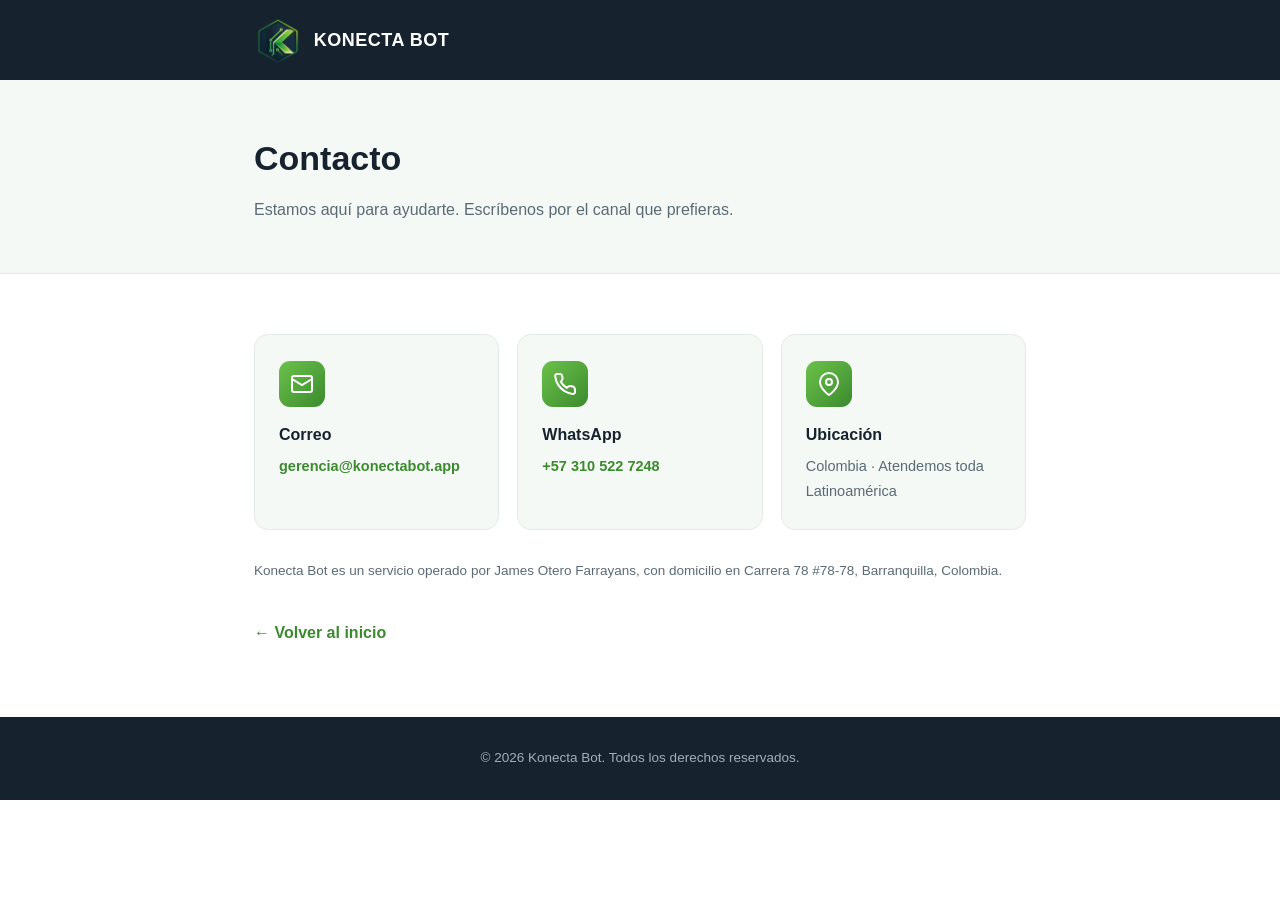
<file: contacto.html>
<!DOCTYPE html>
<html lang="es">
<head>
<meta charset="UTF-8">
<meta name="viewport" content="width=device-width, initial-scale=1.0">
<title>Contacto — Konecta Bot</title>
<link rel="icon" type="image/png" href="[data-uri]">
<style>
:root{--verde:#6cc24a;--verde-osc:#3b8a2e;--oscuro:#16232e;--gris:#5a6b76;--bg:#f5f9f6;--borde:#e3ebe6}
*{margin:0;padding:0;box-sizing:border-box}
body{font-family:'Segoe UI',-apple-system,sans-serif;color:var(--oscuro);line-height:1.7;background:#fff}
a{color:var(--verde-osc);text-decoration:none}
.wrap{max-width:820px;margin:0 auto;padding:0 24px}
header{background:var(--oscuro);padding:18px 0}
header .wrap{display:flex;align-items:center;gap:12px}
header img{height:44px}
header span{color:#fff;font-weight:800;font-size:18px;letter-spacing:.5px}
.hero-l{background:var(--bg);padding:50px 0;border-bottom:1px solid var(--borde)}
.hero-l h1{font-size:34px;font-weight:800}
.hero-l p{color:var(--gris);margin-top:8px}
main{padding:50px 0 70px}
.contact-grid{display:grid;grid-template-columns:repeat(auto-fit,minmax(220px,1fr));gap:18px;margin-top:10px}
.cbox{background:var(--bg);border:1px solid var(--borde);border-radius:14px;padding:26px 24px}
.cbox .ico{width:46px;height:46px;border-radius:11px;background:linear-gradient(135deg,var(--verde),var(--verde-osc));display:flex;align-items:center;justify-content:center;margin-bottom:14px}
.cbox .ico svg{width:24px;height:24px;stroke:#fff;fill:none;stroke-width:2}
.cbox h3{font-size:16px;font-weight:700;margin-bottom:6px}
.cbox p{font-size:14.5px;color:var(--gris)}
.cbox a{font-weight:600}
.back{display:inline-block;margin-top:36px;font-weight:600}
footer{background:var(--oscuro);color:#9fb0ba;padding:30px 0;text-align:center;font-size:13.5px}
.legal-note{margin-top:30px;font-size:13.5px;color:var(--gris)}
</style>
</head>
<body>
<header><div class="wrap"><img src="[data-uri]" alt="Konecta Bot"><span>KONECTA BOT</span></div></header>
<div class="hero-l"><div class="wrap"><h1>Contacto</h1><p>Estamos aquí para ayudarte. Escríbenos por el canal que prefieras.</p></div></div>
<main>
<div class="wrap">
<div class="contact-grid">
  <div class="cbox">
    <div class="ico"><svg viewBox="0 0 24 24"><rect x="2" y="4" width="20" height="16" rx="2"/><path d="M22 7l-10 6L2 7"/></svg></div>
    <h3>Correo</h3>
    <p><a href="mailto:gerencia@konectabot.app">gerencia@konectabot.app</a></p>
  </div>
  <div class="cbox">
    <div class="ico"><svg viewBox="0 0 24 24"><path d="M22 16.9v3a2 2 0 0 1-2.2 2 19.8 19.8 0 0 1-8.6-3 19.5 19.5 0 0 1-6-6 19.8 19.8 0 0 1-3-8.6A2 2 0 0 1 4.1 2h3a2 2 0 0 1 2 1.7l.5 2.5a2 2 0 0 1-.6 1.9L7.8 9.8a16 16 0 0 0 6 6l1.7-1.2a2 2 0 0 1 1.9-.6l2.5.5a2 2 0 0 1 1.7 2z"/></svg></div>
    <h3>WhatsApp</h3>
    <p><a href="https://wa.me/573105227248" target="_blank">+57 310 522 7248</a></p>
  </div>
  <div class="cbox">
    <div class="ico"><svg viewBox="0 0 24 24"><path d="M21 10c0 7-9 13-9 13s-9-6-9-13a9 9 0 0 1 18 0z"/><circle cx="12" cy="10" r="3"/></svg></div>
    <h3>Ubicación</h3>
    <p>Colombia · Atendemos toda Latinoamérica</p>
  </div>
</div>

<p class="legal-note">Konecta Bot es un servicio operado por James Otero Farrayans, con domicilio en Carrera 78 #78-78, Barranquilla, Colombia.</p>

<a href="index.html" class="back">← Volver al inicio</a>
</div>
</main>
<footer>© 2026 Konecta Bot. Todos los derechos reservados.</footer>
</body>
</html>
</file>
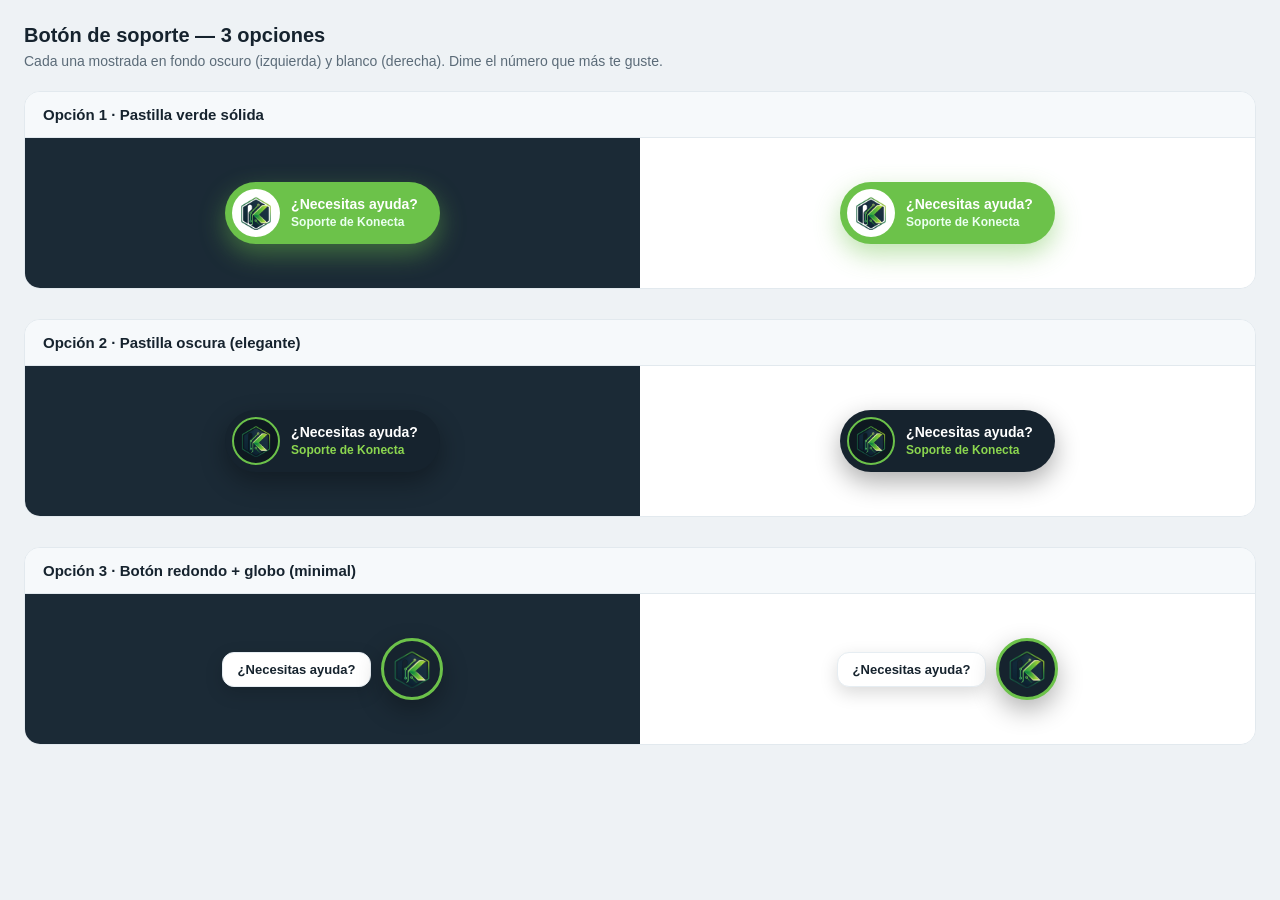
<file: koni-opciones.html>
<!DOCTYPE html>
<html lang="es">
<head>
<meta charset="utf-8">
<meta name="viewport" content="width=device-width, initial-scale=1">
<title>Opciones botón Koni</title>
<style>
  *{box-sizing:border-box;margin:0;padding:0}
  body{font-family:-apple-system,Segoe UI,Roboto,Arial,sans-serif;background:#eef2f5;color:#16232E;padding:24px}
  h1{font-size:20px;margin-bottom:6px}
  p.sub{color:#5b6b78;margin-bottom:22px;font-size:14px}
  .opt{margin-bottom:30px;background:#fff;border:1px solid #e2e9ee;border-radius:16px;overflow:hidden}
  .opt h2{font-size:15px;padding:14px 18px;background:#f6f9fb;border-bottom:1px solid #e2e9ee}
  .row{display:grid;grid-template-columns:1fr 1fr}
  @media(max-width:640px){.row{grid-template-columns:1fr}}
  .cell{min-height:150px;display:flex;align-items:center;justify-content:center;padding:24px}
  .cell.dark{background:#1b2a36}
  .cell.light{background:#ffffff}
  .cell .tag{position:absolute;font-size:11px;color:#9aa7b2;margin:-110px 0 0 -90px}

  /* ---- Opción 1: Pastilla verde sólida ---- */
  .b1{display:inline-flex;align-items:center;gap:11px;background:#6CC24A;border-radius:46px;
      padding:7px 22px 7px 7px;box-shadow:0 10px 26px rgba(108,194,74,.45);cursor:pointer}
  .b1 .ic{width:48px;height:48px;border-radius:50%;background:#fff;display:flex;align-items:center;justify-content:center}
  .b1 .ic img{width:36px;height:36px;object-fit:contain}
  .b1 .tx b{display:block;color:#fff;font-size:14px}
  .b1 .tx span{color:#eafff0;font-size:12px;font-weight:700}

  /* ---- Opción 2: Pastilla oscura (navy) ---- */
  .b2{display:inline-flex;align-items:center;gap:11px;background:#16232E;border-radius:46px;
      padding:7px 22px 7px 7px;box-shadow:0 10px 26px rgba(0,0,0,.32);cursor:pointer}
  .b2 .ic{width:48px;height:48px;border-radius:50%;background:#0e1820;border:2px solid #6CC24A;
      display:flex;align-items:center;justify-content:center}
  .b2 .ic img{width:34px;height:34px;object-fit:contain}
  .b2 .tx b{display:block;color:#fff;font-size:14px}
  .b2 .tx span{color:#8bd64f;font-size:12px;font-weight:700}

  /* ---- Opción 3: Botón redondo + globito ---- */
  .b3{display:inline-flex;align-items:center;gap:10px;cursor:pointer}
  .b3 .bubble{background:#fff;border:1px solid #e6edf2;border-radius:12px;padding:9px 15px;
      font-size:13px;color:#16232E;font-weight:700;box-shadow:0 6px 18px rgba(0,0,0,.15);white-space:nowrap}
  .b3 .circle{width:62px;height:62px;border-radius:50%;background:#16232E;border:3px solid #6CC24A;
      display:flex;align-items:center;justify-content:center;box-shadow:0 10px 26px rgba(0,0,0,.3)}
  .b3 .circle img{width:42px;height:42px;object-fit:contain}
</style>
</head>
<body>
  <h1>Botón de soporte — 3 opciones</h1>
  <p class="sub">Cada una mostrada en fondo oscuro (izquierda) y blanco (derecha). Dime el número que más te guste.</p>

  <div class="opt">
    <h2>Opción 1 · Pastilla verde sólida</h2>
    <div class="row">
      <div class="cell dark">
        <div class="b1"><span class="ic"><img src="assets/koni-logo.png"></span>
          <span class="tx"><b>¿Necesitas ayuda?</b><span>Soporte de Konecta</span></span></div>
      </div>
      <div class="cell light">
        <div class="b1"><span class="ic"><img src="assets/koni-logo.png"></span>
          <span class="tx"><b>¿Necesitas ayuda?</b><span>Soporte de Konecta</span></span></div>
      </div>
    </div>
  </div>

  <div class="opt">
    <h2>Opción 2 · Pastilla oscura (elegante)</h2>
    <div class="row">
      <div class="cell dark">
        <div class="b2"><span class="ic"><img src="assets/koni-logo.png"></span>
          <span class="tx"><b>¿Necesitas ayuda?</b><span>Soporte de Konecta</span></span></div>
      </div>
      <div class="cell light">
        <div class="b2"><span class="ic"><img src="assets/koni-logo.png"></span>
          <span class="tx"><b>¿Necesitas ayuda?</b><span>Soporte de Konecta</span></span></div>
      </div>
    </div>
  </div>

  <div class="opt">
    <h2>Opción 3 · Botón redondo + globo (minimal)</h2>
    <div class="row">
      <div class="cell dark">
        <div class="b3"><span class="bubble">¿Necesitas ayuda?</span>
          <span class="circle"><img src="assets/koni-logo.png"></span></div>
      </div>
      <div class="cell light">
        <div class="b3"><span class="bubble">¿Necesitas ayuda?</span>
          <span class="circle"><img src="assets/koni-logo.png"></span></div>
      </div>
    </div>
  </div>
</body>
</html>
</file>
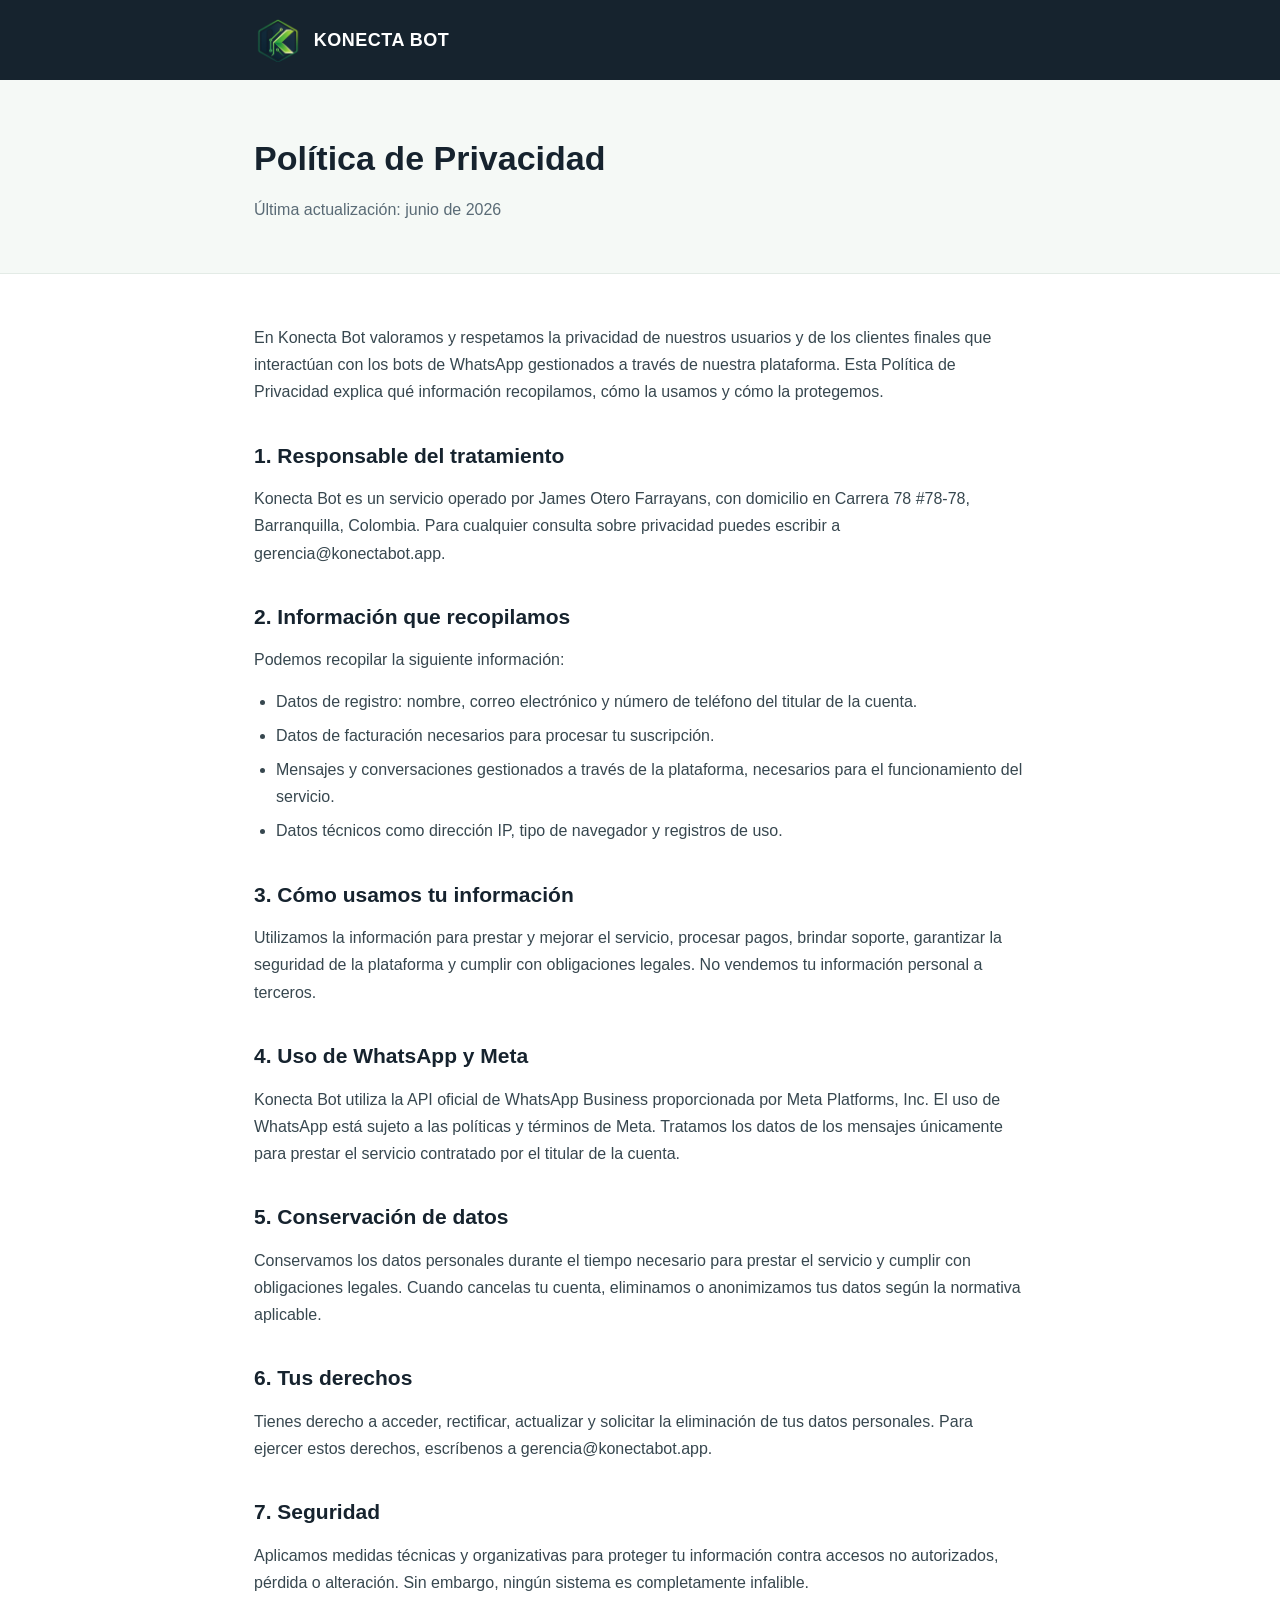
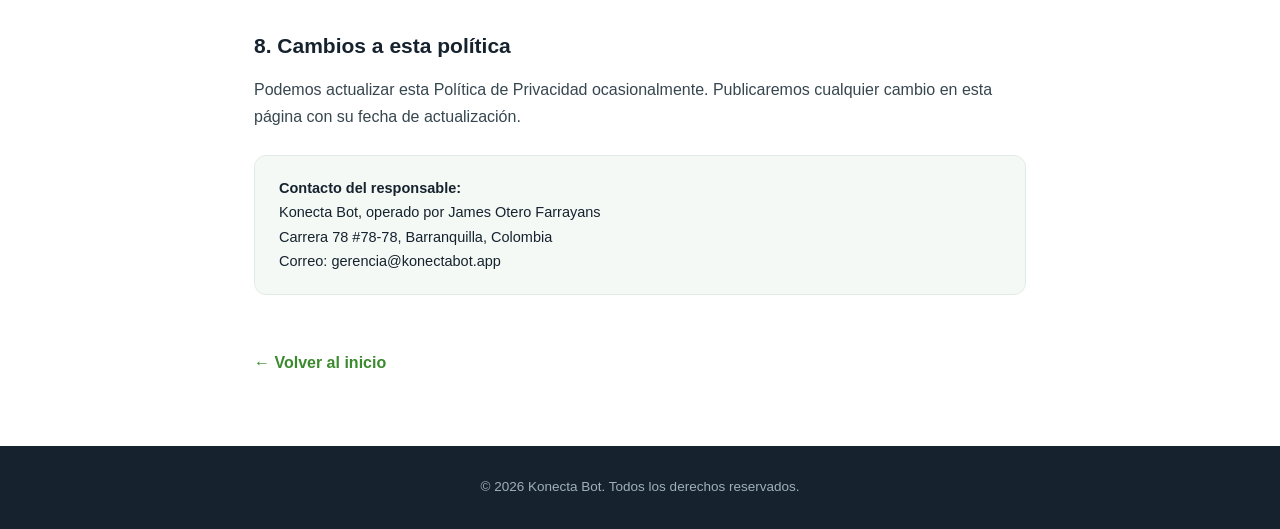
<file: privacidad.html>
<!DOCTYPE html>
<html lang="es">
<head>
<meta charset="UTF-8">
<meta name="viewport" content="width=device-width, initial-scale=1.0">
<title>Política de Privacidad — Konecta Bot</title>
<link rel="icon" type="image/png" href="[data-uri]">
<style>
:root{--verde:#6cc24a;--verde-osc:#3b8a2e;--oscuro:#16232e;--gris:#5a6b76;--bg:#f5f9f6;--borde:#e3ebe6}
*{margin:0;padding:0;box-sizing:border-box}
body{font-family:'Segoe UI',-apple-system,sans-serif;color:var(--oscuro);line-height:1.7;background:#fff}
a{color:var(--verde-osc);text-decoration:none}
.wrap{max-width:820px;margin:0 auto;padding:0 24px}
header{background:var(--oscuro);padding:18px 0}
header .wrap{display:flex;align-items:center;gap:12px}
header img{height:44px}
header span{color:#fff;font-weight:800;font-size:18px;letter-spacing:.5px}
.hero-l{background:var(--bg);padding:50px 0;border-bottom:1px solid var(--borde)}
.hero-l h1{font-size:34px;font-weight:800}
.hero-l p{color:var(--gris);margin-top:8px}
main{padding:50px 0 70px}
main h2{font-size:21px;font-weight:700;margin:32px 0 12px;color:var(--oscuro)}
main p{margin-bottom:14px;color:#37474f}
main ul{margin:0 0 14px 22px;color:#37474f}
main li{margin-bottom:7px}
.back{display:inline-block;margin-top:30px;font-weight:600}
footer{background:var(--oscuro);color:#9fb0ba;padding:30px 0;text-align:center;font-size:13.5px}
.legal-box{background:var(--bg);border:1px solid var(--borde);border-radius:12px;padding:20px 24px;margin:24px 0;font-size:14.5px}
</style>
</head>
<body>
<header><div class="wrap"><img src="[data-uri]" alt="Konecta Bot"><span>KONECTA BOT</span></div></header>
<div class="hero-l"><div class="wrap"><h1>Política de Privacidad</h1><p>Última actualización: junio de 2026</p></div></div>
<main>
<div class="wrap">

<p>En Konecta Bot valoramos y respetamos la privacidad de nuestros usuarios y de los clientes finales que interactúan con los bots de WhatsApp gestionados a través de nuestra plataforma. Esta Política de Privacidad explica qué información recopilamos, cómo la usamos y cómo la protegemos.</p>

<h2>1. Responsable del tratamiento</h2>
<p>Konecta Bot es un servicio operado por James Otero Farrayans, con domicilio en Carrera 78 #78-78, Barranquilla, Colombia. Para cualquier consulta sobre privacidad puedes escribir a gerencia@konectabot.app.</p>

<h2>2. Información que recopilamos</h2>
<p>Podemos recopilar la siguiente información:</p>
<ul>
<li>Datos de registro: nombre, correo electrónico y número de teléfono del titular de la cuenta.</li>
<li>Datos de facturación necesarios para procesar tu suscripción.</li>
<li>Mensajes y conversaciones gestionados a través de la plataforma, necesarios para el funcionamiento del servicio.</li>
<li>Datos técnicos como dirección IP, tipo de navegador y registros de uso.</li>
</ul>

<h2>3. Cómo usamos tu información</h2>
<p>Utilizamos la información para prestar y mejorar el servicio, procesar pagos, brindar soporte, garantizar la seguridad de la plataforma y cumplir con obligaciones legales. No vendemos tu información personal a terceros.</p>

<h2>4. Uso de WhatsApp y Meta</h2>
<p>Konecta Bot utiliza la API oficial de WhatsApp Business proporcionada por Meta Platforms, Inc. El uso de WhatsApp está sujeto a las políticas y términos de Meta. Tratamos los datos de los mensajes únicamente para prestar el servicio contratado por el titular de la cuenta.</p>

<h2>5. Conservación de datos</h2>
<p>Conservamos los datos personales durante el tiempo necesario para prestar el servicio y cumplir con obligaciones legales. Cuando cancelas tu cuenta, eliminamos o anonimizamos tus datos según la normativa aplicable.</p>

<h2>6. Tus derechos</h2>
<p>Tienes derecho a acceder, rectificar, actualizar y solicitar la eliminación de tus datos personales. Para ejercer estos derechos, escríbenos a gerencia@konectabot.app.</p>

<h2>7. Seguridad</h2>
<p>Aplicamos medidas técnicas y organizativas para proteger tu información contra accesos no autorizados, pérdida o alteración. Sin embargo, ningún sistema es completamente infalible.</p>

<h2>8. Cambios a esta política</h2>
<p>Podemos actualizar esta Política de Privacidad ocasionalmente. Publicaremos cualquier cambio en esta página con su fecha de actualización.</p>

<div class="legal-box">
<strong>Contacto del responsable:</strong><br>
Konecta Bot, operado por James Otero Farrayans<br>
Carrera 78 #78-78, Barranquilla, Colombia<br>
Correo: gerencia@konectabot.app
</div>

<a href="index.html" class="back">← Volver al inicio</a>
</div>
</main>
<footer>© 2026 Konecta Bot. Todos los derechos reservados.</footer>
</body>
</html>
</file>
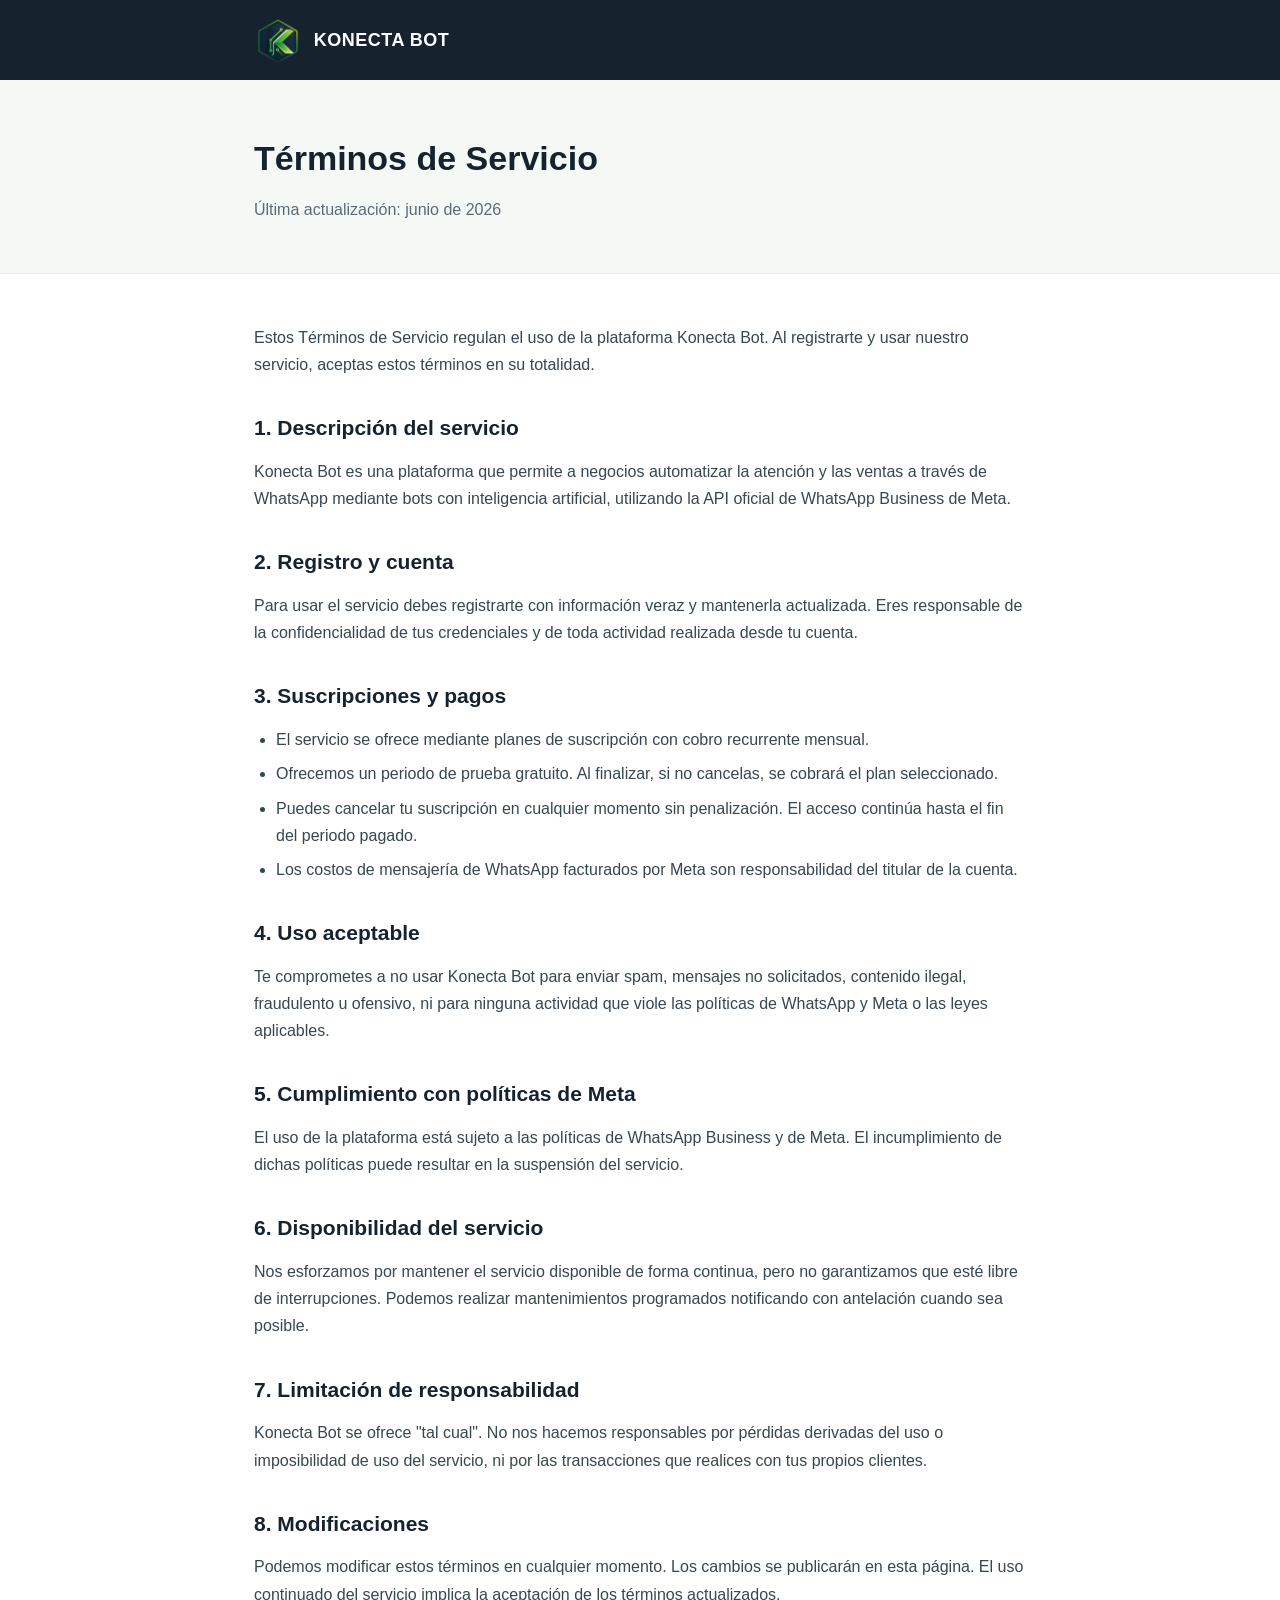
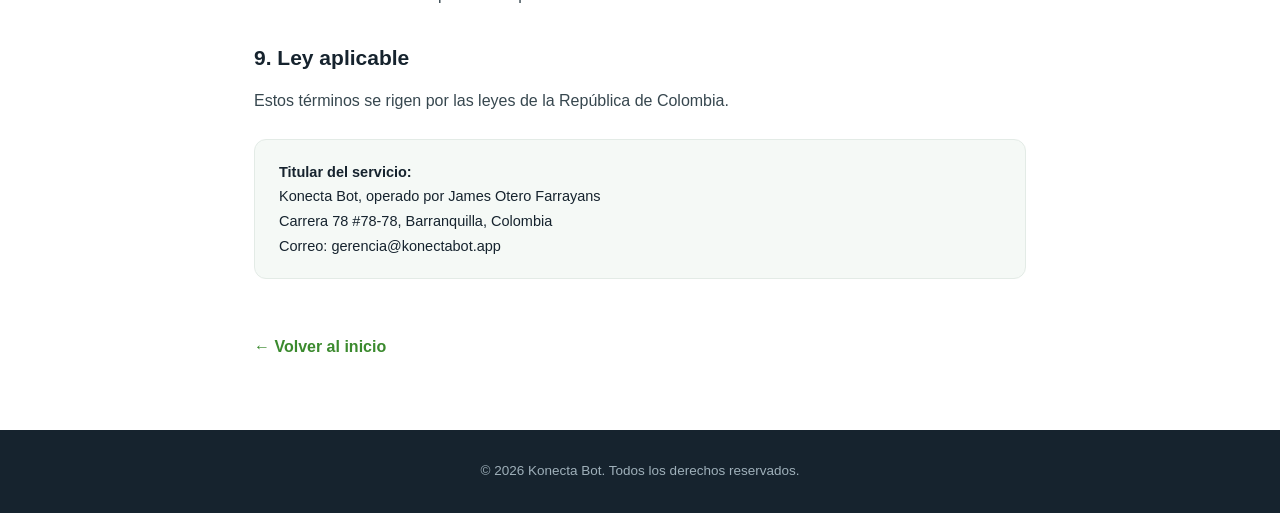
<file: terminos.html>
<!DOCTYPE html>
<html lang="es">
<head>
<meta charset="UTF-8">
<meta name="viewport" content="width=device-width, initial-scale=1.0">
<title>Términos de Servicio — Konecta Bot</title>
<link rel="icon" type="image/png" href="[data-uri]">
<style>
:root{--verde:#6cc24a;--verde-osc:#3b8a2e;--oscuro:#16232e;--gris:#5a6b76;--bg:#f5f9f6;--borde:#e3ebe6}
*{margin:0;padding:0;box-sizing:border-box}
body{font-family:'Segoe UI',-apple-system,sans-serif;color:var(--oscuro);line-height:1.7;background:#fff}
a{color:var(--verde-osc);text-decoration:none}
.wrap{max-width:820px;margin:0 auto;padding:0 24px}
header{background:var(--oscuro);padding:18px 0}
header .wrap{display:flex;align-items:center;gap:12px}
header img{height:44px}
header span{color:#fff;font-weight:800;font-size:18px;letter-spacing:.5px}
.hero-l{background:var(--bg);padding:50px 0;border-bottom:1px solid var(--borde)}
.hero-l h1{font-size:34px;font-weight:800}
.hero-l p{color:var(--gris);margin-top:8px}
main{padding:50px 0 70px}
main h2{font-size:21px;font-weight:700;margin:32px 0 12px}
main p{margin-bottom:14px;color:#37474f}
main ul{margin:0 0 14px 22px;color:#37474f}
main li{margin-bottom:7px}
.back{display:inline-block;margin-top:30px;font-weight:600}
footer{background:var(--oscuro);color:#9fb0ba;padding:30px 0;text-align:center;font-size:13.5px}
.legal-box{background:var(--bg);border:1px solid var(--borde);border-radius:12px;padding:20px 24px;margin:24px 0;font-size:14.5px}
</style>
</head>
<body>
<header><div class="wrap"><img src="[data-uri]" alt="Konecta Bot"><span>KONECTA BOT</span></div></header>
<div class="hero-l"><div class="wrap"><h1>Términos de Servicio</h1><p>Última actualización: junio de 2026</p></div></div>
<main>
<div class="wrap">

<p>Estos Términos de Servicio regulan el uso de la plataforma Konecta Bot. Al registrarte y usar nuestro servicio, aceptas estos términos en su totalidad.</p>

<h2>1. Descripción del servicio</h2>
<p>Konecta Bot es una plataforma que permite a negocios automatizar la atención y las ventas a través de WhatsApp mediante bots con inteligencia artificial, utilizando la API oficial de WhatsApp Business de Meta.</p>

<h2>2. Registro y cuenta</h2>
<p>Para usar el servicio debes registrarte con información veraz y mantenerla actualizada. Eres responsable de la confidencialidad de tus credenciales y de toda actividad realizada desde tu cuenta.</p>

<h2>3. Suscripciones y pagos</h2>
<ul>
<li>El servicio se ofrece mediante planes de suscripción con cobro recurrente mensual.</li>
<li>Ofrecemos un periodo de prueba gratuito. Al finalizar, si no cancelas, se cobrará el plan seleccionado.</li>
<li>Puedes cancelar tu suscripción en cualquier momento sin penalización. El acceso continúa hasta el fin del periodo pagado.</li>
<li>Los costos de mensajería de WhatsApp facturados por Meta son responsabilidad del titular de la cuenta.</li>
</ul>

<h2>4. Uso aceptable</h2>
<p>Te comprometes a no usar Konecta Bot para enviar spam, mensajes no solicitados, contenido ilegal, fraudulento u ofensivo, ni para ninguna actividad que viole las políticas de WhatsApp y Meta o las leyes aplicables.</p>

<h2>5. Cumplimiento con políticas de Meta</h2>
<p>El uso de la plataforma está sujeto a las políticas de WhatsApp Business y de Meta. El incumplimiento de dichas políticas puede resultar en la suspensión del servicio.</p>

<h2>6. Disponibilidad del servicio</h2>
<p>Nos esforzamos por mantener el servicio disponible de forma continua, pero no garantizamos que esté libre de interrupciones. Podemos realizar mantenimientos programados notificando con antelación cuando sea posible.</p>

<h2>7. Limitación de responsabilidad</h2>
<p>Konecta Bot se ofrece "tal cual". No nos hacemos responsables por pérdidas derivadas del uso o imposibilidad de uso del servicio, ni por las transacciones que realices con tus propios clientes.</p>

<h2>8. Modificaciones</h2>
<p>Podemos modificar estos términos en cualquier momento. Los cambios se publicarán en esta página. El uso continuado del servicio implica la aceptación de los términos actualizados.</p>

<h2>9. Ley aplicable</h2>
<p>Estos términos se rigen por las leyes de la República de Colombia.</p>

<div class="legal-box">
<strong>Titular del servicio:</strong><br>
Konecta Bot, operado por James Otero Farrayans<br>
Carrera 78 #78-78, Barranquilla, Colombia<br>
Correo: gerencia@konectabot.app
</div>

<a href="index.html" class="back">← Volver al inicio</a>
</div>
</main>
<footer>© 2026 Konecta Bot. Todos los derechos reservados.</footer>
</body>
</html>
</file>
